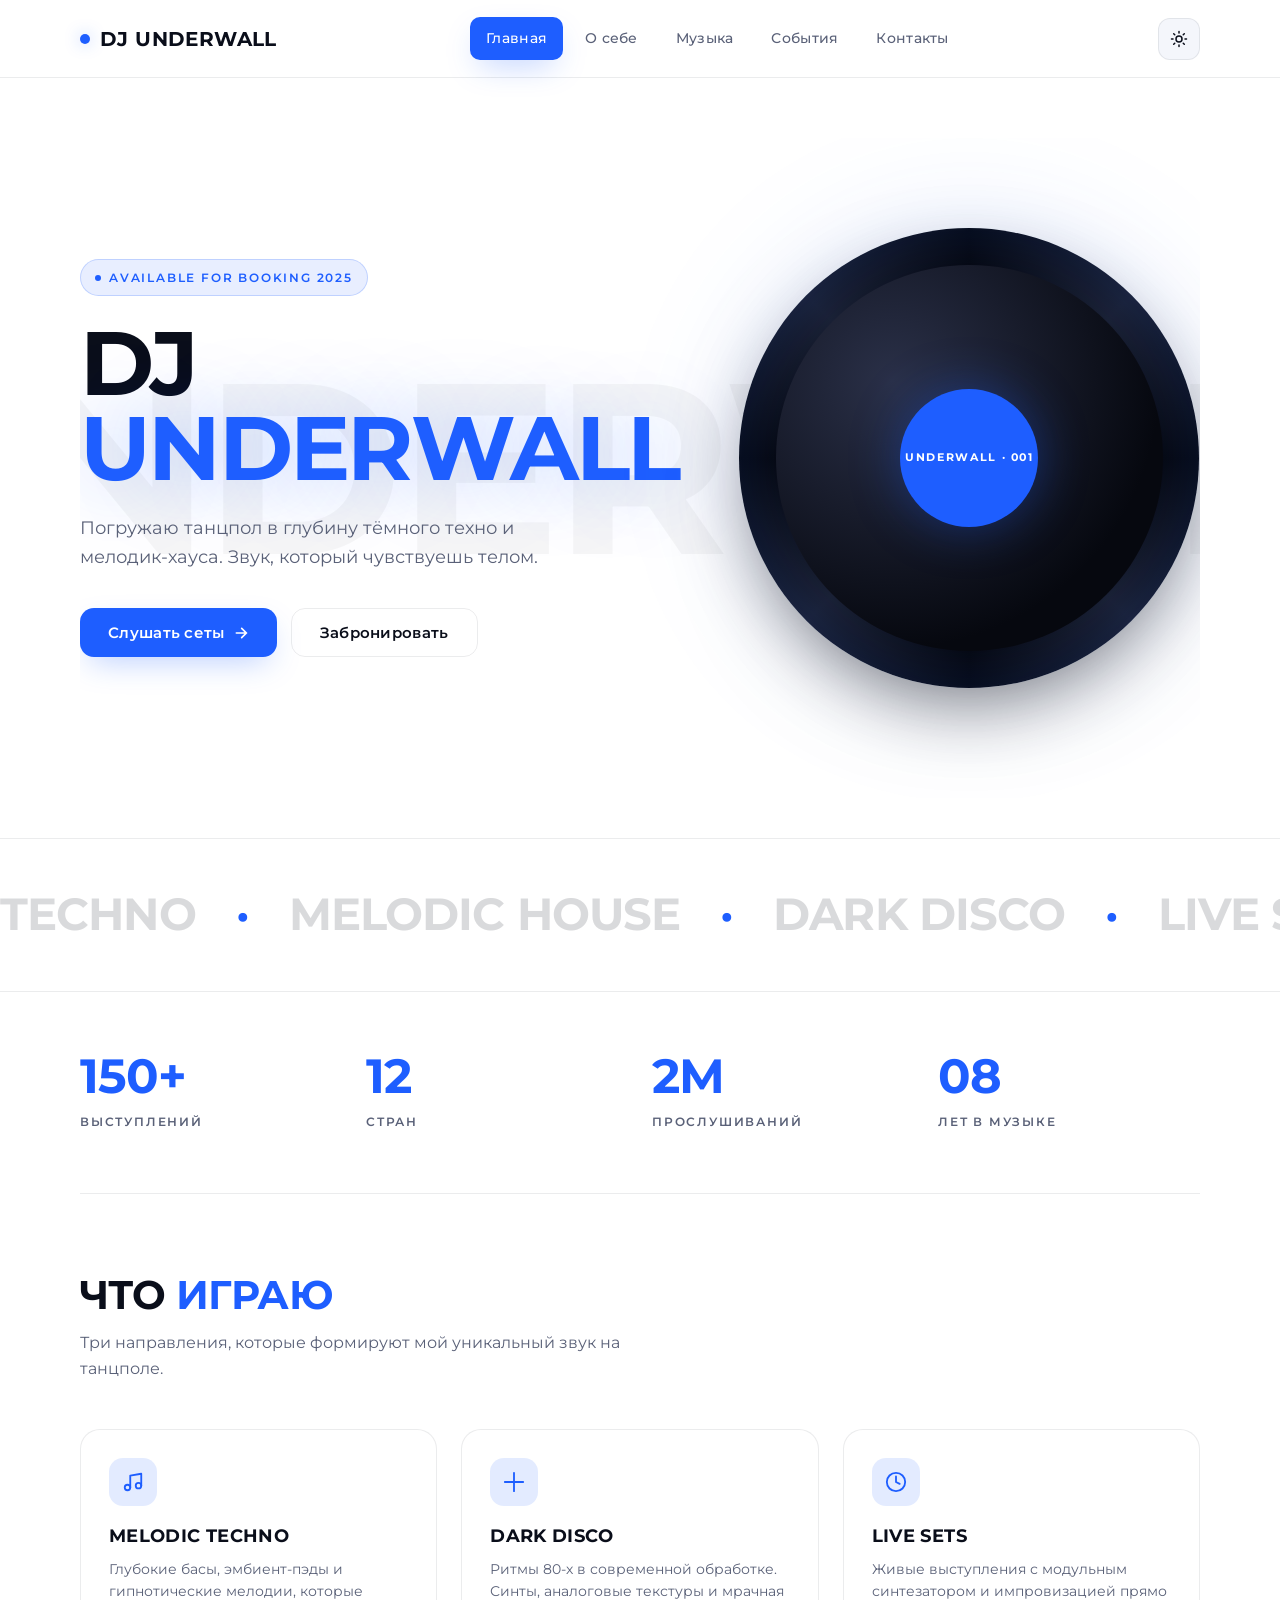
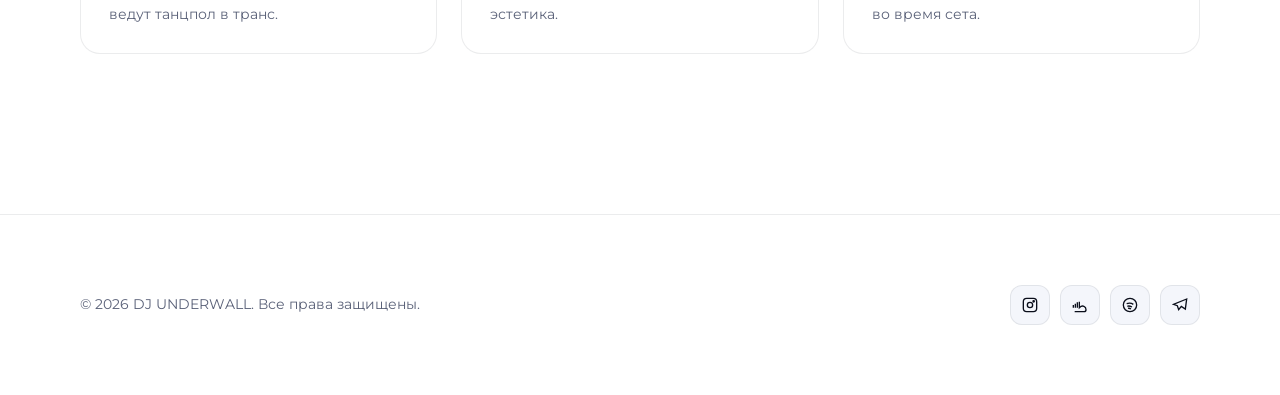
<file: index.html>
<!DOCTYPE html>
<html lang="ru" data-theme="light">
<head>
<meta charset="UTF-8" />
<meta name="viewport" content="width=device-width, initial-scale=1.0" />
<title>DJ UNDERWALL — Официальный сайт</title>
<link rel="preconnect" href="https://fonts.googleapis.com">
<link rel="preconnect" href="https://fonts.gstatic.com" crossorigin>
<link href="https://fonts.googleapis.com/css2?family=Montserrat:wght@300;400;500;600;700;800;900&display=swap" rel="stylesheet">
<link rel="stylesheet" href="css/style.css">
<script>try{document.documentElement.dataset.theme=localStorage.getItem('underwall-theme')||'light'}catch(e){}</script>
</head>
<body>

<nav class="nav">
  <div class="nav__inner">
    <a href="index.html" class="logo">
      <span class="logo__dot"></span>
      DJ UNDERWALL
    </a>

    <ul class="nav__links" id="navLinks">
      <li><a class="nav__link is-active" href="index.html" aria-current="page">Главная</a></li>
      <li><a class="nav__link" href="about.html">О себе</a></li>
      <li><a class="nav__link" href="music.html">Музыка</a></li>
      <li><a class="nav__link" href="events.html">События</a></li>
      <li><a class="nav__link" href="contact.html">Контакты</a></li>
    </ul>

    <div class="nav__actions">
      <button class="icon-btn" id="themeToggle" aria-label="Переключить тему">
        <svg id="themeIcon" viewBox="0 0 24 24" fill="none" stroke="currentColor" stroke-width="2" stroke-linecap="round" stroke-linejoin="round">
          <circle cx="12" cy="12" r="4"/>
          <path d="M12 2v2M12 20v2M4.93 4.93l1.41 1.41M17.66 17.66l1.41 1.41M2 12h2M20 12h2M6.34 17.66l-1.41 1.41M19.07 4.93l-1.41 1.41"/>
        </svg>
      </button>
      <button class="icon-btn burger" id="burger" aria-label="Меню">
        <span></span><span></span><span></span>
      </button>
    </div>
  </div>
</nav>

<main class="page" id="page-home">
  <div class="wrap">
    <section class="hero">
      <div class="hero__bg-text">UNDERWALL</div>

      <div class="hero__grid">
        <div class="hero__left">
          <span class="tag">Available for booking 2025</span>
          <h1 class="hero__h1">
            <span>DJ</span>
            <span class="accent">UNDERWALL</span>
          </h1>
          <p class="hero__sub">
            Погружаю танцпол в глубину тёмного техно и мелодик-хауса.
            Звук, который чувствуешь телом.
          </p>
          <div class="hero__actions">
            <a class="btn btn--primary" href="music.html">
              Слушать сеты
              <svg viewBox="0 0 24 24" fill="none" stroke="currentColor" stroke-width="2.5" stroke-linecap="round"><path d="M5 12h14M13 5l7 7-7 7"/></svg>
            </a>
            <a class="btn btn--ghost" href="contact.html">Забронировать</a>
          </div>
        </div>

        <div class="hero__right">
          <div class="disc-wrap">
            <div class="disc"></div>
            <span class="disc__label">UNDERWALL · 001</span>
          </div>
        </div>
      </div>
    </section>
  </div>

  <div class="marquee">
    <div class="marquee__track">
      <span>Techno</span><span class="blue">·</span>
      <span>Melodic House</span><span class="blue">·</span>
      <span>Dark Disco</span><span class="blue">·</span>
      <span>Live Sets</span><span class="blue">·</span>
      <span>Techno</span><span class="blue">·</span>
      <span>Melodic House</span><span class="blue">·</span>
      <span>Dark Disco</span><span class="blue">·</span>
      <span>Live Sets</span><span class="blue">·</span>
    </div>
  </div>

  <div class="wrap">
    <div class="stats">
      <div class="stat"><span class="stat__num">150+</span><span class="stat__label">Выступлений</span></div>
      <div class="stat"><span class="stat__num">12</span><span class="stat__label">Стран</span></div>
      <div class="stat"><span class="stat__num">2M</span><span class="stat__label">Прослушиваний</span></div>
      <div class="stat"><span class="stat__num">08</span><span class="stat__label">Лет в музыке</span></div>
    </div>
  </div>

  <section class="section">
    <div class="wrap">
      <div class="section__head">
        <h2 class="h2">Что <span class="accent">играю</span></h2>
        <p class="section__sub">Три направления, которые формируют мой уникальный звук на танцполе.</p>
      </div>

      <div class="cards cards--3">
        <article class="card">
          <div class="card__icon">
            <svg viewBox="0 0 24 24" fill="none" stroke="currentColor" stroke-width="2" stroke-linecap="round" stroke-linejoin="round"><path d="M9 18V5l12-2v13"/><circle cx="6" cy="18" r="3"/><circle cx="18" cy="16" r="3"/></svg>
          </div>
          <h3 class="card__title">Melodic Techno</h3>
          <p class="card__body">Глубокие басы, эмбиент-пэды и гипнотические мелодии, которые ведут танцпол в транс.</p>
        </article>

        <article class="card">
          <div class="card__icon">
            <svg viewBox="0 0 24 24" fill="none" stroke="currentColor" stroke-width="2" stroke-linecap="round"><path d="M12 2v20M2 12h20"/></svg>
          </div>
          <h3 class="card__title">Dark Disco</h3>
          <p class="card__body">Ритмы 80-х в современной обработке. Синты, аналоговые текстуры и мрачная эстетика.</p>
        </article>

        <article class="card">
          <div class="card__icon">
            <svg viewBox="0 0 24 24" fill="none" stroke="currentColor" stroke-width="2" stroke-linecap="round"><circle cx="12" cy="12" r="10"/><path d="M12 6v6l4 2"/></svg>
          </div>
          <h3 class="card__title">Live Sets</h3>
          <p class="card__body">Живые выступления с модульным синтезатором и импровизацией прямо во время сета.</p>
        </article>
      </div>
    </div>
  </section>
</main>

<footer class="footer">
  <div class="footer__inner">
    <p class="footer__copy">© 2026 DJ UNDERWALL. Все права защищены.</p>
    <div class="socials">
      <a href="#" aria-label="Instagram">
        <svg viewBox="0 0 24 24" fill="none" stroke="currentColor" stroke-width="2"><rect x="2" y="2" width="20" height="20" rx="5"/><circle cx="12" cy="12" r="4"/><circle cx="17.5" cy="6.5" r="1" fill="currentColor"/></svg>
      </a>
      <a href="#" aria-label="SoundCloud">
        <svg viewBox="0 0 24 24" fill="none" stroke="currentColor" stroke-width="2"><path d="M2 12v4M5 10v6M8 8v8M11 7v9c2-2 5-3 7-2 2 .8 3 3 3 5 0 2-1 3-3 3H4"/></svg>
      </a>
      <a href="#" aria-label="Spotify">
        <svg viewBox="0 0 24 24" fill="none" stroke="currentColor" stroke-width="2"><circle cx="12" cy="12" r="10"/><path d="M7 10c3-1 7-1 10 1M8 14c2-1 5 0 7 1M9 17c1.5-.5 3 0 4.5.7"/></svg>
      </a>
      <a href="#" aria-label="Telegram">
        <svg viewBox="0 0 24 24" fill="none" stroke="currentColor" stroke-width="2"><path d="M22 3L2 11l6 2 2 6 4-5 6 4 2-15z"/></svg>
      </a>
    </div>
  </div>
</footer>

<script src="js/script.js"></script>
</body>
</html>
</file>
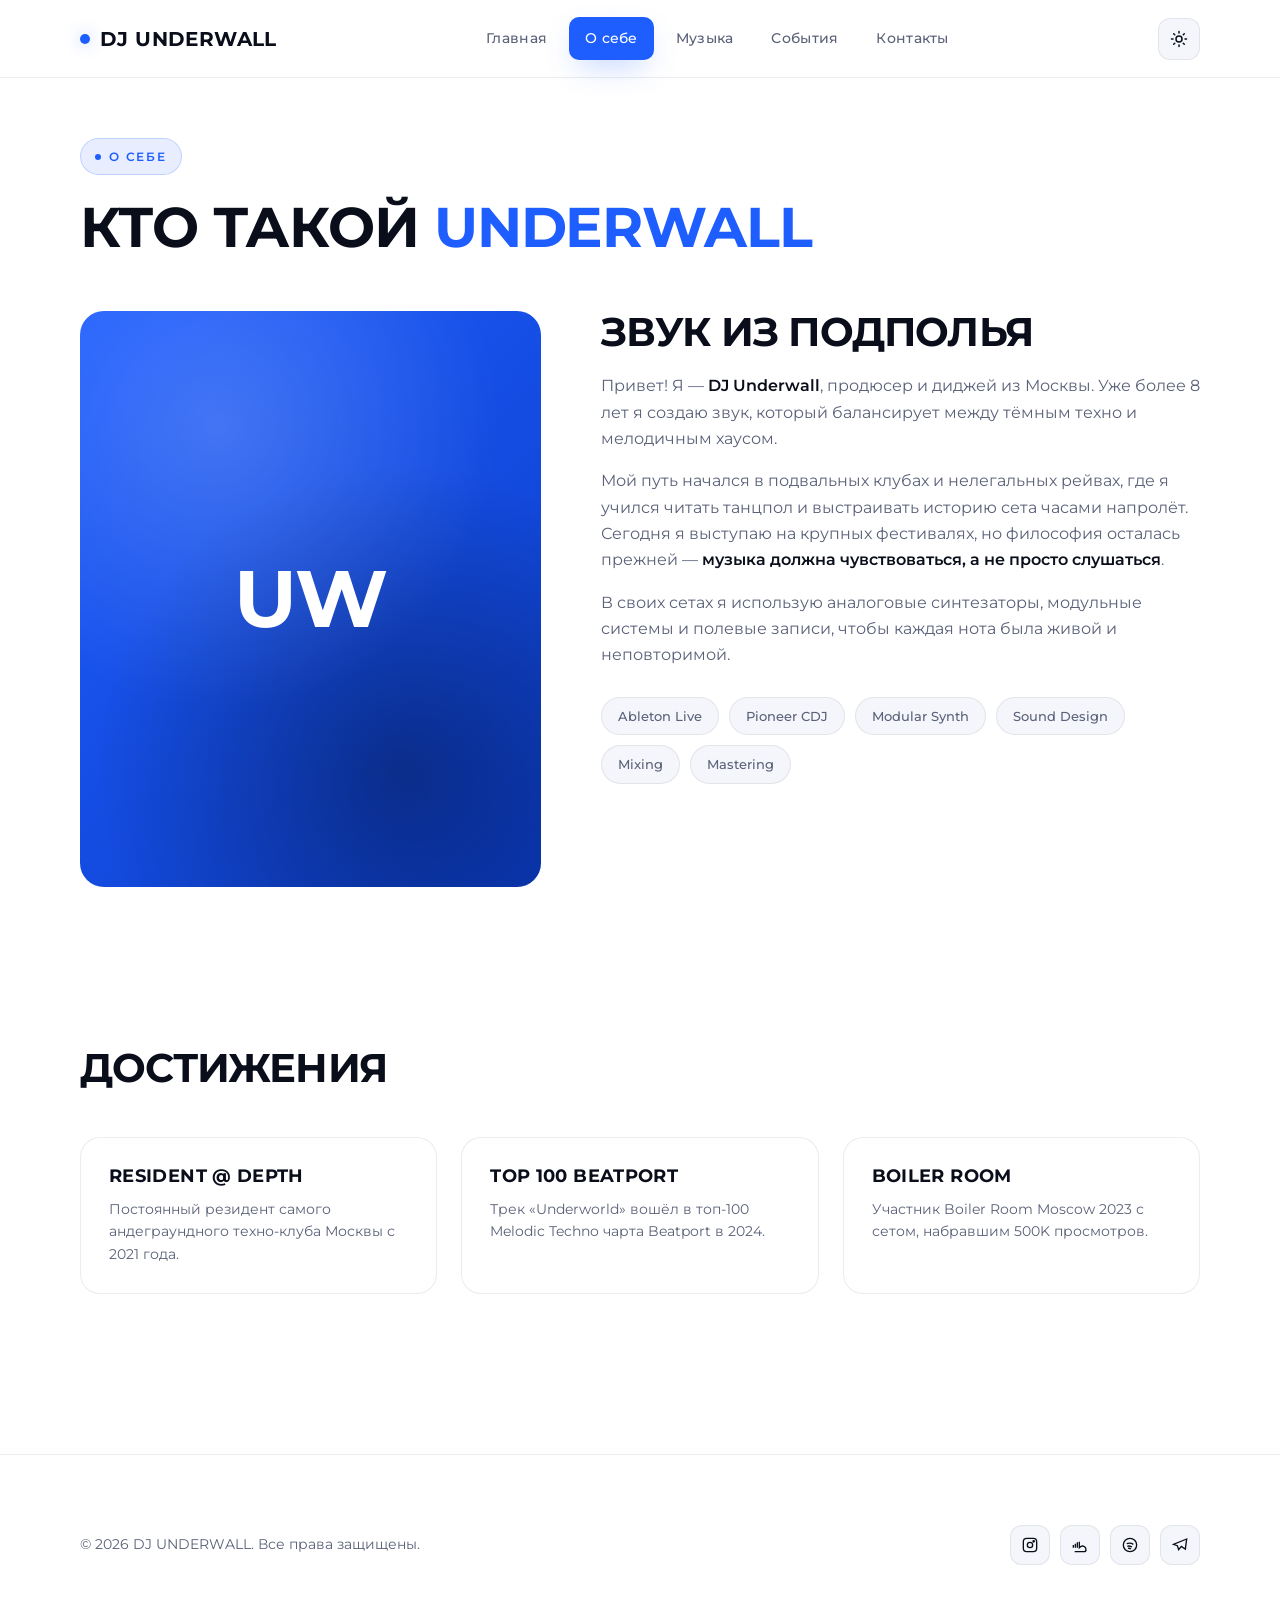
<file: about.html>
<!DOCTYPE html>
<html lang="ru" data-theme="light">
<head>
<meta charset="UTF-8" />
<meta name="viewport" content="width=device-width, initial-scale=1.0" />
<title>О себе — DJ UNDERWALL</title>
<link rel="preconnect" href="https://fonts.googleapis.com">
<link rel="preconnect" href="https://fonts.gstatic.com" crossorigin>
<link href="https://fonts.googleapis.com/css2?family=Montserrat:wght@300;400;500;600;700;800;900&display=swap" rel="stylesheet">
<link rel="stylesheet" href="css/style.css">
<script>try{document.documentElement.dataset.theme=localStorage.getItem('underwall-theme')||'light'}catch(e){}</script>
</head>
<body>

<nav class="nav">
  <div class="nav__inner">
    <a href="index.html" class="logo">
      <span class="logo__dot"></span>
      DJ UNDERWALL
    </a>

    <ul class="nav__links" id="navLinks">
      <li><a class="nav__link" href="index.html">Главная</a></li>
      <li><a class="nav__link is-active" href="about.html" aria-current="page">О себе</a></li>
      <li><a class="nav__link" href="music.html">Музыка</a></li>
      <li><a class="nav__link" href="events.html">События</a></li>
      <li><a class="nav__link" href="contact.html">Контакты</a></li>
    </ul>

    <div class="nav__actions">
      <button class="icon-btn" id="themeToggle" aria-label="Переключить тему">
        <svg id="themeIcon" viewBox="0 0 24 24" fill="none" stroke="currentColor" stroke-width="2" stroke-linecap="round" stroke-linejoin="round">
          <circle cx="12" cy="12" r="4"/>
          <path d="M12 2v2M12 20v2M4.93 4.93l1.41 1.41M17.66 17.66l1.41 1.41M2 12h2M20 12h2M6.34 17.66l-1.41 1.41M19.07 4.93l-1.41 1.41"/>
        </svg>
      </button>
      <button class="icon-btn burger" id="burger" aria-label="Меню">
        <span></span><span></span><span></span>
      </button>
    </div>
  </div>
</nav>

<main class="page" id="page-about">
  <div class="wrap">
    <section>
      <span class="tag">О себе</span>
      <h1 class="h1">Кто такой <span class="accent">Underwall</span></h1>
    </section>

    <section class="section section--pt40">
      <div class="about-grid">
        <div class="about-photo">
          <span class="about-photo__initials">UW</span>
        </div>

        <div class="about-text">
          <h2 class="h2">Звук из подполья</h2>
          <p>Привет! Я — <strong>DJ Underwall</strong>, продюсер и диджей из Москвы. Уже более 8 лет я создаю звук, который балансирует между тёмным техно и мелодичным хаусом.</p>
          <p>Мой путь начался в подвальных клубах и нелегальных рейвах, где я учился читать танцпол и выстраивать историю сета часами напролёт. Сегодня я выступаю на крупных фестивалях, но философия осталась прежней — <strong>музыка должна чувствоваться, а не просто слушаться</strong>.</p>
          <p>В своих сетах я использую аналоговые синтезаторы, модульные системы и полевые записи, чтобы каждая нота была живой и неповторимой.</p>

          <div class="skills">
            <span>Ableton Live</span>
            <span>Pioneer CDJ</span>
            <span>Modular Synth</span>
            <span>Sound Design</span>
            <span>Mixing</span>
            <span>Mastering</span>
          </div>
        </div>
      </div>
    </section>

    <section class="section">
      <div class="section__head">
        <h2 class="h2">Достижения</h2>
      </div>

      <div class="cards cards--3">
        <article class="card">
          <h3 class="card__title">Resident @ Depth</h3>
          <p class="card__body">Постоянный резидент самого андеграундного техно-клуба Москвы с 2021 года.</p>
        </article>
        <article class="card">
          <h3 class="card__title">Top 100 Beatport</h3>
          <p class="card__body">Трек «Underworld» вошёл в топ-100 Melodic Techno чарта Beatport в 2024.</p>
        </article>
        <article class="card">
          <h3 class="card__title">Boiler Room</h3>
          <p class="card__body">Участник Boiler Room Moscow 2023 с сетом, набравшим 500K просмотров.</p>
        </article>
      </div>
    </section>
  </div>
</main>

<footer class="footer">
  <div class="footer__inner">
    <p class="footer__copy">© 2026 DJ UNDERWALL. Все права защищены.</p>
    <div class="socials">
      <a href="#" aria-label="Instagram">
        <svg viewBox="0 0 24 24" fill="none" stroke="currentColor" stroke-width="2"><rect x="2" y="2" width="20" height="20" rx="5"/><circle cx="12" cy="12" r="4"/><circle cx="17.5" cy="6.5" r="1" fill="currentColor"/></svg>
      </a>
      <a href="#" aria-label="SoundCloud">
        <svg viewBox="0 0 24 24" fill="none" stroke="currentColor" stroke-width="2"><path d="M2 12v4M5 10v6M8 8v8M11 7v9c2-2 5-3 7-2 2 .8 3 3 3 5 0 2-1 3-3 3H4"/></svg>
      </a>
      <a href="#" aria-label="Spotify">
        <svg viewBox="0 0 24 24" fill="none" stroke="currentColor" stroke-width="2"><circle cx="12" cy="12" r="10"/><path d="M7 10c3-1 7-1 10 1M8 14c2-1 5 0 7 1M9 17c1.5-.5 3 0 4.5.7"/></svg>
      </a>
      <a href="#" aria-label="Telegram">
        <svg viewBox="0 0 24 24" fill="none" stroke="currentColor" stroke-width="2"><path d="M22 3L2 11l6 2 2 6 4-5 6 4 2-15z"/></svg>
      </a>
    </div>
  </div>
</footer>

<script src="js/script.js"></script>
</body>
</html>
</file>
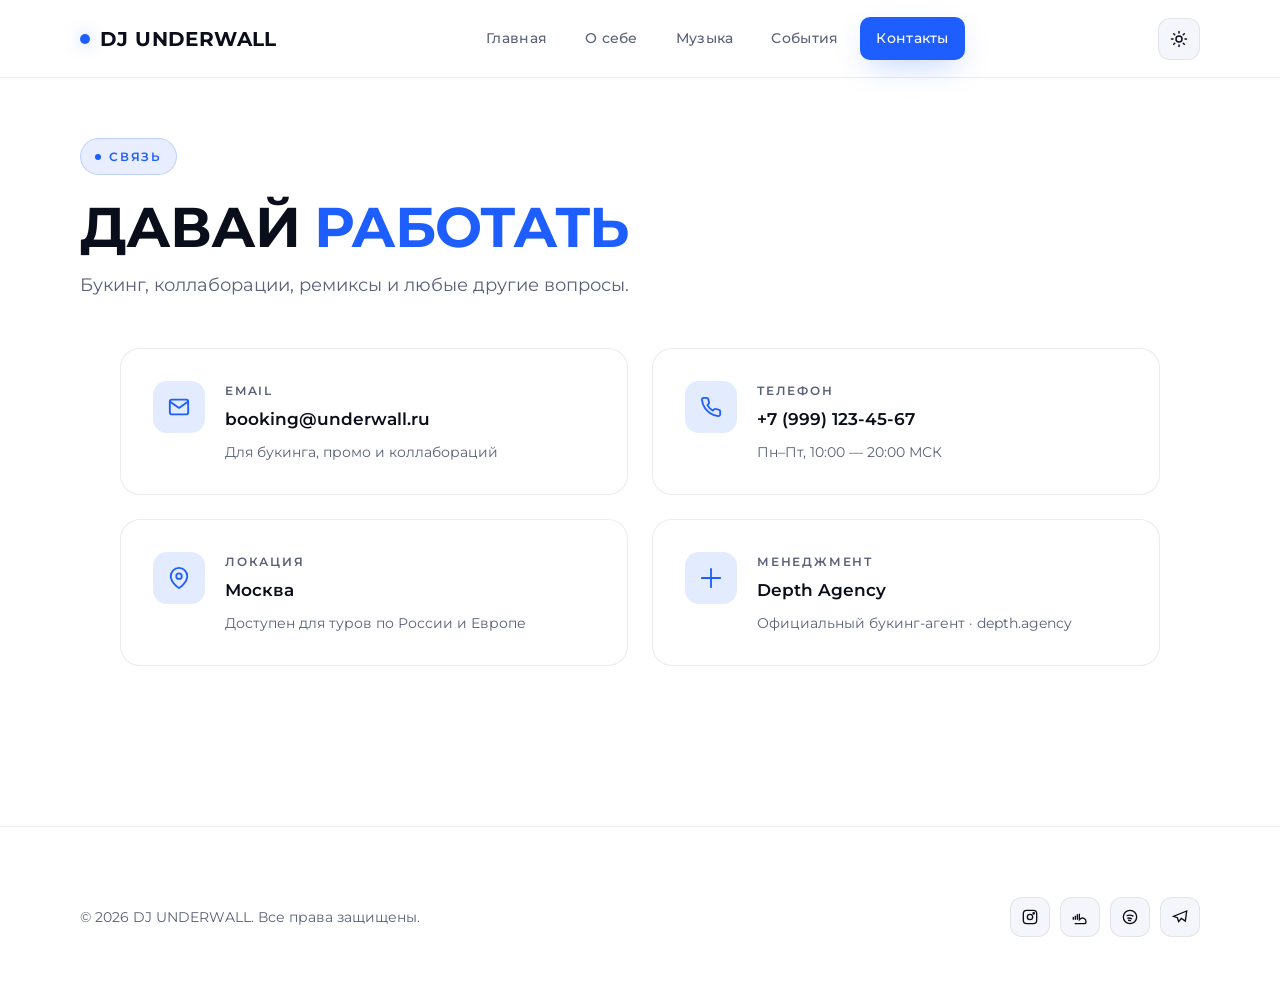
<file: contact.html>
<!DOCTYPE html>
<html lang="ru" data-theme="light">
<head>
<meta charset="UTF-8" />
<meta name="viewport" content="width=device-width, initial-scale=1.0" />
<title>Контакты — DJ UNDERWALL</title>
<link rel="preconnect" href="https://fonts.googleapis.com">
<link rel="preconnect" href="https://fonts.gstatic.com" crossorigin>
<link href="https://fonts.googleapis.com/css2?family=Montserrat:wght@300;400;500;600;700;800;900&display=swap" rel="stylesheet">
<link rel="stylesheet" href="css/style.css">
<script>try{document.documentElement.dataset.theme=localStorage.getItem('underwall-theme')||'light'}catch(e){}</script>
</head>
<body>

<nav class="nav">
  <div class="nav__inner">
    <a href="index.html" class="logo">
      <span class="logo__dot"></span>
      DJ UNDERWALL
    </a>

    <ul class="nav__links" id="navLinks">
      <li><a class="nav__link" href="index.html">Главная</a></li>
      <li><a class="nav__link" href="about.html">О себе</a></li>
      <li><a class="nav__link" href="music.html">Музыка</a></li>
      <li><a class="nav__link" href="events.html">События</a></li>
      <li><a class="nav__link is-active" href="contact.html" aria-current="page">Контакты</a></li>
    </ul>

    <div class="nav__actions">
      <button class="icon-btn" id="themeToggle" aria-label="Переключить тему">
        <svg id="themeIcon" viewBox="0 0 24 24" fill="none" stroke="currentColor" stroke-width="2" stroke-linecap="round" stroke-linejoin="round">
          <circle cx="12" cy="12" r="4"/>
          <path d="M12 2v2M12 20v2M4.93 4.93l1.41 1.41M17.66 17.66l1.41 1.41M2 12h2M20 12h2M6.34 17.66l-1.41 1.41M19.07 4.93l-1.41 1.41"/>
        </svg>
      </button>
      <button class="icon-btn burger" id="burger" aria-label="Меню">
        <span></span><span></span><span></span>
      </button>
    </div>
  </div>
</nav>

<main class="page" id="page-contact">
  <div class="wrap">
    <section>
      <span class="tag">Связь</span>
      <h1 class="h1">Давай <span class="accent">работать</span></h1>
      <p class="body-l body-l--lead">Букинг, коллаборации, ремиксы и любые другие вопросы.</p>
    </section>

    <section class="section section--pt48">
      <div class="contact-cards">
        <div class="contact-card">
          <div class="contact-card__ic">
            <svg viewBox="0 0 24 24" fill="none" stroke="currentColor" stroke-width="2" stroke-linecap="round" stroke-linejoin="round"><path d="M4 4h16c1.1 0 2 .9 2 2v12c0 1.1-.9 2-2 2H4c-1.1 0-2-.9-2-2V6c0-1.1.9-2 2-2z"/><path d="M22 6l-10 7L2 6"/></svg>
          </div>
          <div class="contact-card__content">
            <div class="contact-card__label">Email</div>
            <div class="contact-card__value">booking@underwall.ru</div>
            <p class="contact-card__hint">Для букинга, промо и коллабораций</p>
          </div>
        </div>

        <div class="contact-card">
          <div class="contact-card__ic">
            <svg viewBox="0 0 24 24" fill="none" stroke="currentColor" stroke-width="2" stroke-linecap="round" stroke-linejoin="round"><path d="M22 16.92v3a2 2 0 0 1-2.18 2 19.79 19.79 0 0 1-8.63-3.07 19.5 19.5 0 0 1-6-6 19.79 19.79 0 0 1-3.07-8.67A2 2 0 0 1 4.11 2h3a2 2 0 0 1 2 1.72 12.84 12.84 0 0 0 .7 2.81 2 2 0 0 1-.45 2.11L8.09 9.91a16 16 0 0 0 6 6l1.27-1.27a2 2 0 0 1 2.11-.45 12.84 12.84 0 0 0 2.81.7A2 2 0 0 1 22 16.92z"/></svg>
          </div>
          <div class="contact-card__content">
            <div class="contact-card__label">Телефон</div>
            <div class="contact-card__value">+7 (999) 123-45-67</div>
            <p class="contact-card__hint">Пн–Пт, 10:00 — 20:00 МСК</p>
          </div>
        </div>

        <div class="contact-card">
          <div class="contact-card__ic">
            <svg viewBox="0 0 24 24" fill="none" stroke="currentColor" stroke-width="2" stroke-linecap="round" stroke-linejoin="round"><path d="M21 10c0 7-9 13-9 13s-9-6-9-13a9 9 0 0 1 18 0z"/><circle cx="12" cy="10" r="3"/></svg>
          </div>
          <div class="contact-card__content">
            <div class="contact-card__label">Локация</div>
            <div class="contact-card__value">Москва</div>
            <p class="contact-card__hint">Доступен для туров по России и Европе</p>
          </div>
        </div>

        <div class="contact-card">
          <div class="contact-card__ic">
            <svg viewBox="0 0 24 24" fill="none" stroke="currentColor" stroke-width="2" stroke-linecap="round"><path d="M12 2v20M2 12h20"/></svg>
          </div>
          <div class="contact-card__content">
            <div class="contact-card__label">Менеджмент</div>
            <div class="contact-card__value">Depth Agency</div>
            <p class="contact-card__hint">Официальный букинг-агент · depth.agency</p>
          </div>
        </div>
      </div>
    </section>
  </div>
</main>

<footer class="footer">
  <div class="footer__inner">
    <p class="footer__copy">© 2026 DJ UNDERWALL. Все права защищены.</p>
    <div class="socials">
      <a href="#" aria-label="Instagram">
        <svg viewBox="0 0 24 24" fill="none" stroke="currentColor" stroke-width="2"><rect x="2" y="2" width="20" height="20" rx="5"/><circle cx="12" cy="12" r="4"/><circle cx="17.5" cy="6.5" r="1" fill="currentColor"/></svg>
      </a>
      <a href="#" aria-label="SoundCloud">
        <svg viewBox="0 0 24 24" fill="none" stroke="currentColor" stroke-width="2"><path d="M2 12v4M5 10v6M8 8v8M11 7v9c2-2 5-3 7-2 2 .8 3 3 3 5 0 2-1 3-3 3H4"/></svg>
      </a>
      <a href="#" aria-label="Spotify">
        <svg viewBox="0 0 24 24" fill="none" stroke="currentColor" stroke-width="2"><circle cx="12" cy="12" r="10"/><path d="M7 10c3-1 7-1 10 1M8 14c2-1 5 0 7 1M9 17c1.5-.5 3 0 4.5.7"/></svg>
      </a>
      <a href="#" aria-label="Telegram">
        <svg viewBox="0 0 24 24" fill="none" stroke="currentColor" stroke-width="2"><path d="M22 3L2 11l6 2 2 6 4-5 6 4 2-15z"/></svg>
      </a>
    </div>
  </div>
</footer>

<script src="js/script.js"></script>
</body>
</html>
</file>
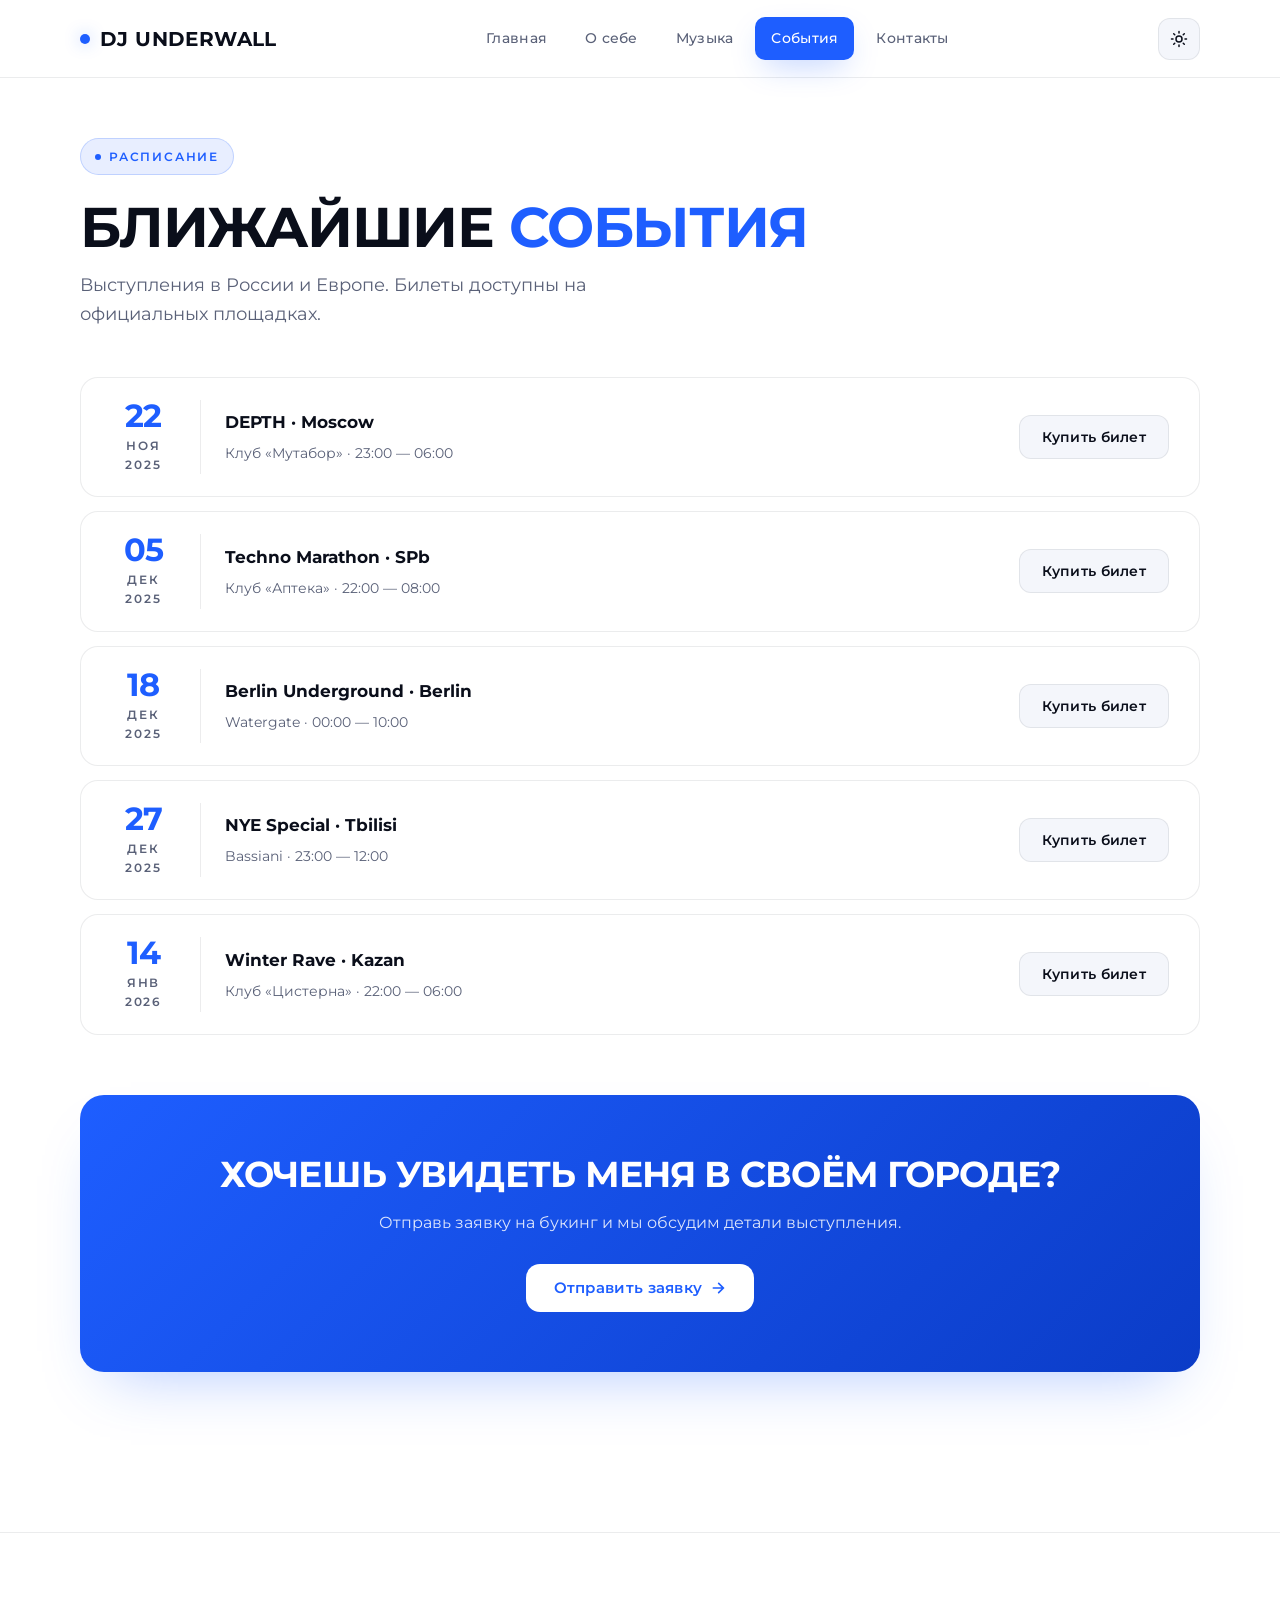
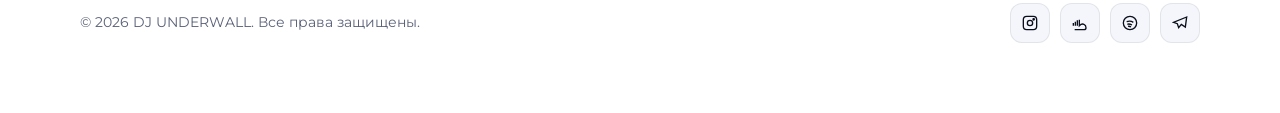
<file: events.html>
<!DOCTYPE html>
<html lang="ru" data-theme="light">
<head>
<meta charset="UTF-8" />
<meta name="viewport" content="width=device-width, initial-scale=1.0" />
<title>События — DJ UNDERWALL</title>
<link rel="preconnect" href="https://fonts.googleapis.com">
<link rel="preconnect" href="https://fonts.gstatic.com" crossorigin>
<link href="https://fonts.googleapis.com/css2?family=Montserrat:wght@300;400;500;600;700;800;900&display=swap" rel="stylesheet">
<link rel="stylesheet" href="css/style.css">
<script>try{document.documentElement.dataset.theme=localStorage.getItem('underwall-theme')||'light'}catch(e){}</script>
</head>
<body>

<nav class="nav">
  <div class="nav__inner">
    <a href="index.html" class="logo">
      <span class="logo__dot"></span>
      DJ UNDERWALL
    </a>

    <ul class="nav__links" id="navLinks">
      <li><a class="nav__link" href="index.html">Главная</a></li>
      <li><a class="nav__link" href="about.html">О себе</a></li>
      <li><a class="nav__link" href="music.html">Музыка</a></li>
      <li><a class="nav__link is-active" href="events.html" aria-current="page">События</a></li>
      <li><a class="nav__link" href="contact.html">Контакты</a></li>
    </ul>

    <div class="nav__actions">
      <button class="icon-btn" id="themeToggle" aria-label="Переключить тему">
        <svg id="themeIcon" viewBox="0 0 24 24" fill="none" stroke="currentColor" stroke-width="2" stroke-linecap="round" stroke-linejoin="round">
          <circle cx="12" cy="12" r="4"/>
          <path d="M12 2v2M12 20v2M4.93 4.93l1.41 1.41M17.66 17.66l1.41 1.41M2 12h2M20 12h2M6.34 17.66l-1.41 1.41M19.07 4.93l-1.41 1.41"/>
        </svg>
      </button>
      <button class="icon-btn burger" id="burger" aria-label="Меню">
        <span></span><span></span><span></span>
      </button>
    </div>
  </div>
</nav>

<main class="page" id="page-events">
  <div class="wrap">
    <section>
      <span class="tag">Расписание</span>
      <h1 class="h1">Ближайшие <span class="accent">события</span></h1>
      <p class="body-l body-l--lead">Выступления в России и Европе. Билеты доступны на официальных площадках.</p>
    </section>

    <section class="section section--pt48">
      <div class="event-list">
        <div class="event">
          <div class="event__date"><span class="event__day">22</span><span class="event__mon">Ноя 2025</span></div>
          <div class="event__info">
            <div class="event__title">DEPTH · Moscow</div>
            <div class="event__meta">Клуб «Мутабор» · 23:00 — 06:00</div>
          </div>
          <button class="event__cta">Купить билет</button>
        </div>
        <div class="event">
          <div class="event__date"><span class="event__day">05</span><span class="event__mon">Дек 2025</span></div>
          <div class="event__info">
            <div class="event__title">Techno Marathon · SPb</div>
            <div class="event__meta">Клуб «Аптека» · 22:00 — 08:00</div>
          </div>
          <button class="event__cta">Купить билет</button>
        </div>
        <div class="event">
          <div class="event__date"><span class="event__day">18</span><span class="event__mon">Дек 2025</span></div>
          <div class="event__info">
            <div class="event__title">Berlin Underground · Berlin</div>
            <div class="event__meta">Watergate · 00:00 — 10:00</div>
          </div>
          <button class="event__cta">Купить билет</button>
        </div>
        <div class="event">
          <div class="event__date"><span class="event__day">27</span><span class="event__mon">Дек 2025</span></div>
          <div class="event__info">
            <div class="event__title">NYE Special · Tbilisi</div>
            <div class="event__meta">Bassiani · 23:00 — 12:00</div>
          </div>
          <button class="event__cta">Купить билет</button>
        </div>
        <div class="event">
          <div class="event__date"><span class="event__day">14</span><span class="event__mon">Янв 2026</span></div>
          <div class="event__info">
            <div class="event__title">Winter Rave · Kazan</div>
            <div class="event__meta">Клуб «Цистерна» · 22:00 — 06:00</div>
          </div>
          <button class="event__cta">Купить билет</button>
        </div>
      </div>

      <div class="cta-banner">
        <h2>Хочешь увидеть меня в своём городе?</h2>
        <p>Отправь заявку на букинг и мы обсудим детали выступления.</p>
        <a class="btn btn--inverted" href="contact.html">
          Отправить заявку
          <svg viewBox="0 0 24 24" fill="none" stroke="currentColor" stroke-width="2.5" stroke-linecap="round"><path d="M5 12h14M13 5l7 7-7 7"/></svg>
        </a>
      </div>
    </section>
  </div>
</main>

<footer class="footer">
  <div class="footer__inner">
    <p class="footer__copy">© 2026 DJ UNDERWALL. Все права защищены.</p>
    <div class="socials">
      <a href="#" aria-label="Instagram">
        <svg viewBox="0 0 24 24" fill="none" stroke="currentColor" stroke-width="2"><rect x="2" y="2" width="20" height="20" rx="5"/><circle cx="12" cy="12" r="4"/><circle cx="17.5" cy="6.5" r="1" fill="currentColor"/></svg>
      </a>
      <a href="#" aria-label="SoundCloud">
        <svg viewBox="0 0 24 24" fill="none" stroke="currentColor" stroke-width="2"><path d="M2 12v4M5 10v6M8 8v8M11 7v9c2-2 5-3 7-2 2 .8 3 3 3 5 0 2-1 3-3 3H4"/></svg>
      </a>
      <a href="#" aria-label="Spotify">
        <svg viewBox="0 0 24 24" fill="none" stroke="currentColor" stroke-width="2"><circle cx="12" cy="12" r="10"/><path d="M7 10c3-1 7-1 10 1M8 14c2-1 5 0 7 1M9 17c1.5-.5 3 0 4.5.7"/></svg>
      </a>
      <a href="#" aria-label="Telegram">
        <svg viewBox="0 0 24 24" fill="none" stroke="currentColor" stroke-width="2"><path d="M22 3L2 11l6 2 2 6 4-5 6 4 2-15z"/></svg>
      </a>
    </div>
  </div>
</footer>

<script src="js/script.js"></script>
</body>
</html>
</file>
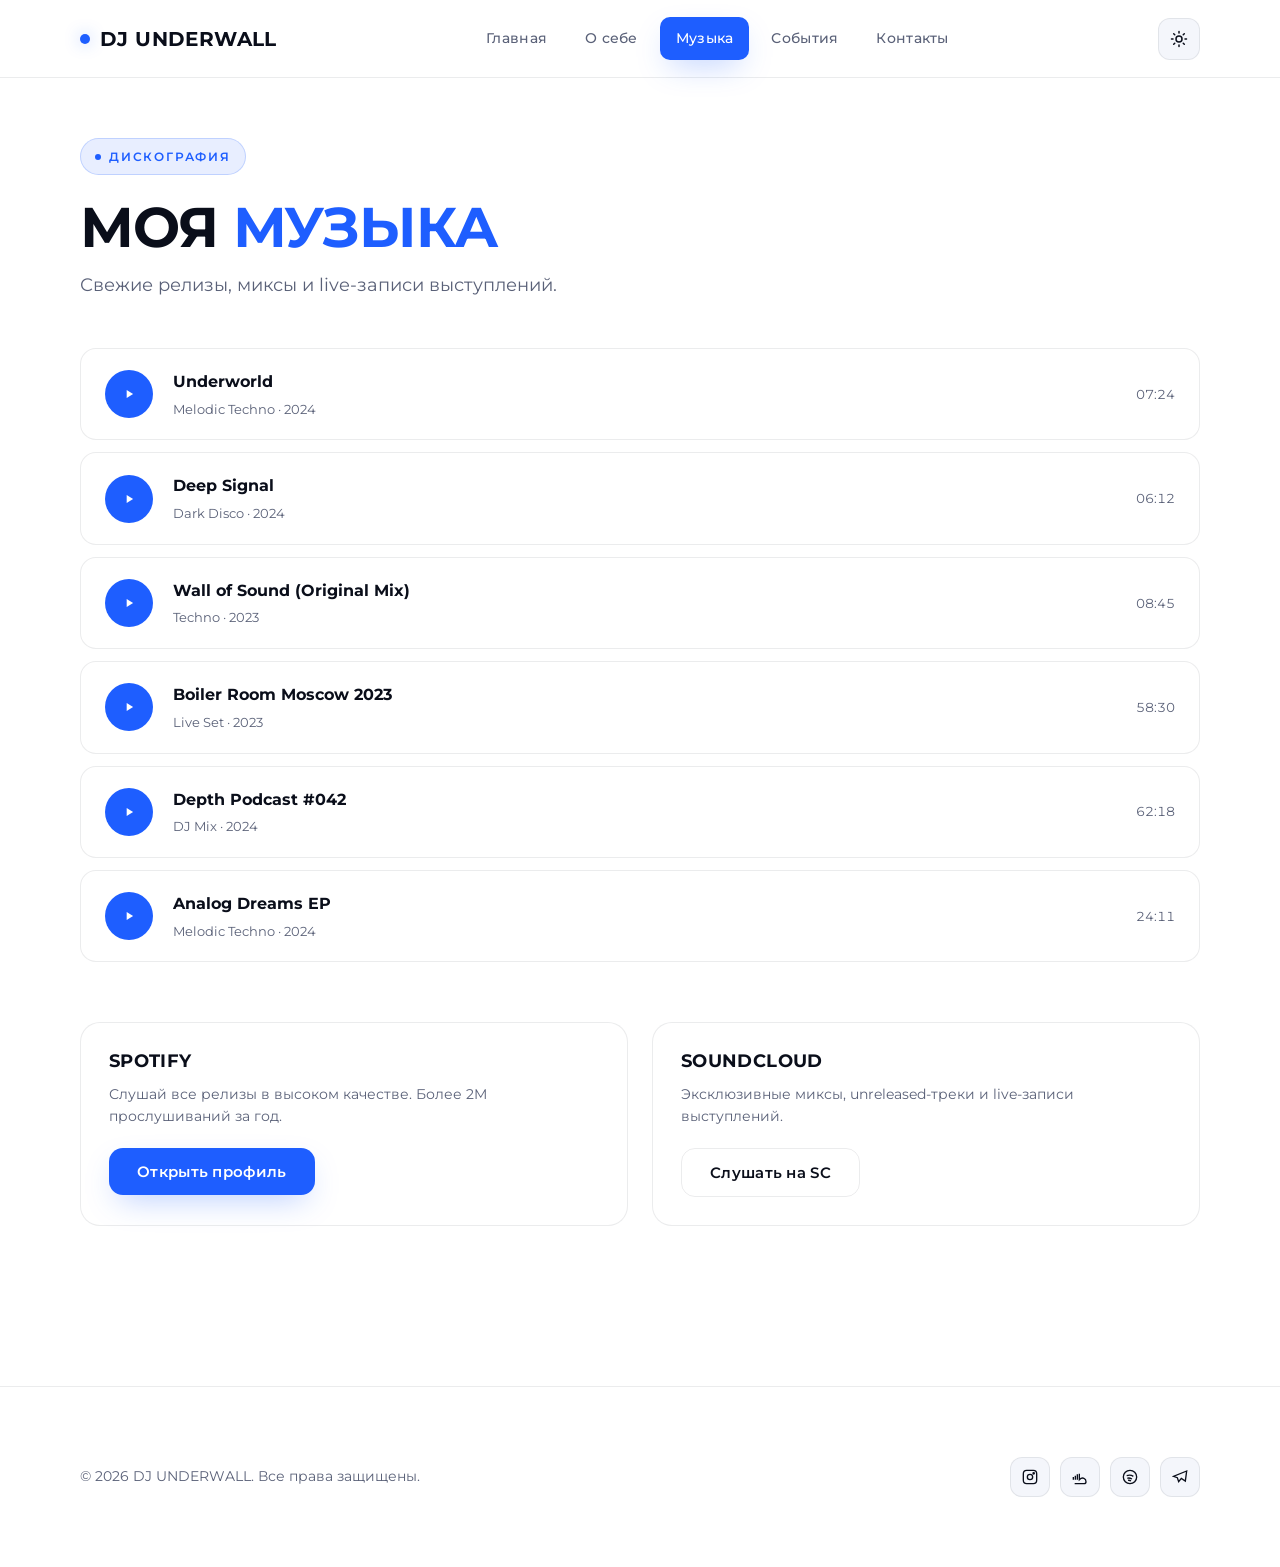
<file: music.html>
<!DOCTYPE html>
<html lang="ru" data-theme="light">
<head>
<meta charset="UTF-8" />
<meta name="viewport" content="width=device-width, initial-scale=1.0" />
<title>Музыка — DJ UNDERWALL</title>
<link rel="preconnect" href="https://fonts.googleapis.com">
<link rel="preconnect" href="https://fonts.gstatic.com" crossorigin>
<link href="https://fonts.googleapis.com/css2?family=Montserrat:wght@300;400;500;600;700;800;900&display=swap" rel="stylesheet">
<link rel="stylesheet" href="css/style.css">
<script>try{document.documentElement.dataset.theme=localStorage.getItem('underwall-theme')||'light'}catch(e){}</script>
</head>
<body>

<nav class="nav">
  <div class="nav__inner">
    <a href="index.html" class="logo">
      <span class="logo__dot"></span>
      DJ UNDERWALL
    </a>

    <ul class="nav__links" id="navLinks">
      <li><a class="nav__link" href="index.html">Главная</a></li>
      <li><a class="nav__link" href="about.html">О себе</a></li>
      <li><a class="nav__link is-active" href="music.html" aria-current="page">Музыка</a></li>
      <li><a class="nav__link" href="events.html">События</a></li>
      <li><a class="nav__link" href="contact.html">Контакты</a></li>
    </ul>

    <div class="nav__actions">
      <button class="icon-btn" id="themeToggle" aria-label="Переключить тему">
        <svg id="themeIcon" viewBox="0 0 24 24" fill="none" stroke="currentColor" stroke-width="2" stroke-linecap="round" stroke-linejoin="round">
          <circle cx="12" cy="12" r="4"/>
          <path d="M12 2v2M12 20v2M4.93 4.93l1.41 1.41M17.66 17.66l1.41 1.41M2 12h2M20 12h2M6.34 17.66l-1.41 1.41M19.07 4.93l-1.41 1.41"/>
        </svg>
      </button>
      <button class="icon-btn burger" id="burger" aria-label="Меню">
        <span></span><span></span><span></span>
      </button>
    </div>
  </div>
</nav>

<main class="page" id="page-music">
  <div class="wrap">
    <section>
      <span class="tag">Дискография</span>
      <h1 class="h1">Моя <span class="accent">музыка</span></h1>
      <p class="body-l body-l--lead">Свежие релизы, миксы и live-записи выступлений.</p>
    </section>

    <section class="section section--pt48">
      <div class="track-list">
        <div class="track">
          <div class="track__play"><svg viewBox="0 0 24 24" fill="currentColor"><path d="M8 5v14l11-7z"/></svg></div>
          <div class="track__info">
            <div class="track__title">Underworld</div>
            <div class="track__meta">Melodic Techno · 2024</div>
          </div>
          <div class="track__dur">07:24</div>
        </div>
        <div class="track">
          <div class="track__play"><svg viewBox="0 0 24 24" fill="currentColor"><path d="M8 5v14l11-7z"/></svg></div>
          <div class="track__info">
            <div class="track__title">Deep Signal</div>
            <div class="track__meta">Dark Disco · 2024</div>
          </div>
          <div class="track__dur">06:12</div>
        </div>
        <div class="track">
          <div class="track__play"><svg viewBox="0 0 24 24" fill="currentColor"><path d="M8 5v14l11-7z"/></svg></div>
          <div class="track__info">
            <div class="track__title">Wall of Sound (Original Mix)</div>
            <div class="track__meta">Techno · 2023</div>
          </div>
          <div class="track__dur">08:45</div>
        </div>
        <div class="track">
          <div class="track__play"><svg viewBox="0 0 24 24" fill="currentColor"><path d="M8 5v14l11-7z"/></svg></div>
          <div class="track__info">
            <div class="track__title">Boiler Room Moscow 2023</div>
            <div class="track__meta">Live Set · 2023</div>
          </div>
          <div class="track__dur">58:30</div>
        </div>
        <div class="track">
          <div class="track__play"><svg viewBox="0 0 24 24" fill="currentColor"><path d="M8 5v14l11-7z"/></svg></div>
          <div class="track__info">
            <div class="track__title">Depth Podcast #042</div>
            <div class="track__meta">DJ Mix · 2024</div>
          </div>
          <div class="track__dur">62:18</div>
        </div>
        <div class="track">
          <div class="track__play"><svg viewBox="0 0 24 24" fill="currentColor"><path d="M8 5v14l11-7z"/></svg></div>
          <div class="track__info">
            <div class="track__title">Analog Dreams EP</div>
            <div class="track__meta">Melodic Techno · 2024</div>
          </div>
          <div class="track__dur">24:11</div>
        </div>
      </div>

      <div class="cards cards--2 cards--mt">
        <article class="card">
          <h3 class="card__title">Spotify</h3>
          <p class="card__body card__body--mb">Слушай все релизы в высоком качестве. Более 2M прослушиваний за год.</p>
          <button class="btn btn--primary">Открыть профиль</button>
        </article>
        <article class="card">
          <h3 class="card__title">SoundCloud</h3>
          <p class="card__body card__body--mb">Эксклюзивные миксы, unreleased-треки и live-записи выступлений.</p>
          <button class="btn btn--ghost">Слушать на SC</button>
        </article>
      </div>
    </section>
  </div>
</main>

<footer class="footer">
  <div class="footer__inner">
    <p class="footer__copy">© 2026 DJ UNDERWALL. Все права защищены.</p>
    <div class="socials">
      <a href="#" aria-label="Instagram">
        <svg viewBox="0 0 24 24" fill="none" stroke="currentColor" stroke-width="2"><rect x="2" y="2" width="20" height="20" rx="5"/><circle cx="12" cy="12" r="4"/><circle cx="17.5" cy="6.5" r="1" fill="currentColor"/></svg>
      </a>
      <a href="#" aria-label="SoundCloud">
        <svg viewBox="0 0 24 24" fill="none" stroke="currentColor" stroke-width="2"><path d="M2 12v4M5 10v6M8 8v8M11 7v9c2-2 5-3 7-2 2 .8 3 3 3 5 0 2-1 3-3 3H4"/></svg>
      </a>
      <a href="#" aria-label="Spotify">
        <svg viewBox="0 0 24 24" fill="none" stroke="currentColor" stroke-width="2"><circle cx="12" cy="12" r="10"/><path d="M7 10c3-1 7-1 10 1M8 14c2-1 5 0 7 1M9 17c1.5-.5 3 0 4.5.7"/></svg>
      </a>
      <a href="#" aria-label="Telegram">
        <svg viewBox="0 0 24 24" fill="none" stroke="currentColor" stroke-width="2"><path d="M22 3L2 11l6 2 2 6 4-5 6 4 2-15z"/></svg>
      </a>
    </div>
  </div>
</footer>

<script src="js/script.js"></script>
</body>
</html>
</file>
<file: css/style.css>
:root {
  --blue:        #1E5EFF;
  --blue-dark:   #0B3CC7;
  --blue-light:  #6B92FF;
  --blue-10:     rgba(30, 94, 255, 0.10);
  --blue-12:     rgba(30, 94, 255, 0.12);
  --blue-glow:   rgba(30, 94, 255, 0.35);

  --bg:          #FFFFFF;
  --bg-soft:     #F4F6FB;
  --bg-card:     #FFFFFF;
  --text:        #0A0E1A;
  --text-soft:   #5A6178;
  --border:      rgba(10, 14, 26, 0.08);
  --nav-bg:      rgba(255, 255, 255, 0.80);

  --r-10: 10px; --r-12: 12px; --r-14: 14px; --r-16: 16px;
  --r-18: 18px; --r-20: 20px; --r-24: 24px; --r-pill: 100px;

  --shadow-card: 0 20px 60px -20px rgba(30, 94, 255, 0.35);
  --shadow-btn:  0 12px 32px -10px rgba(30, 94, 255, 0.35);

  --margin: 80px;
  --nav-h: 78px;
  --max-w: 1440px;

  --font-display: 'Druk Wide Cyr', 'Montserrat', sans-serif;
  --font-body: 'Montserrat', sans-serif;
}

[data-theme="dark"] {
  --bg:        #06080F;
  --bg-soft:   #0B0F1C;
  --bg-card:   #0F1424;
  --text:      #F0F3FA;
  --text-soft: #8A92AB;
  --border:    rgba(255, 255, 255, 0.08);
  --nav-bg:    rgba(6, 8, 15, 0.75);
}

*, *::before, *::after { margin: 0; padding: 0; box-sizing: border-box; }
html { scroll-behavior: smooth; -webkit-text-size-adjust: 100%; }
body {
  font-family: var(--font-body);
  font-weight: 400;
  font-size: 16px;
  line-height: 1.6;
  color: var(--text);
  background: var(--bg);
  overflow-x: hidden;
  transition: background 0.35s ease, color 0.35s ease;
}
img, svg { display: block; max-width: 100%; }
button { font-family: inherit; cursor: pointer; border: none; background: none; color: inherit; }
a { color: inherit; text-decoration: none; }
a.btn { cursor: pointer; }
::selection { background: var(--blue); color: #fff; }

.wrap {
  max-width: var(--max-w);
  margin: 0 auto;
  padding-left: var(--margin);
  padding-right: var(--margin);
}

.page {
  padding-top: calc(var(--nav-h) + 60px);
  animation: fadeUp 0.5s ease;
}
@keyframes fadeUp {
  from { opacity: 0; transform: translateY(16px); }
  to   { opacity: 1; transform: translateY(0); }
}

/* навигация */
.nav {
  position: fixed;
  top: 0; left: 0; right: 0;
  height: var(--nav-h);
  background: var(--nav-bg);
  backdrop-filter: blur(20px);
  -webkit-backdrop-filter: blur(20px);
  border-bottom: 1px solid var(--border);
  z-index: 100;
  transition: background 0.35s ease, border-color 0.35s ease;
}
.nav__inner {
  max-width: var(--max-w);
  height: 100%;
  margin: 0 auto;
  padding-left: var(--margin);
  padding-right: var(--margin);
  display: flex;
  align-items: center;
  justify-content: space-between;
  gap: 24px;
}
.logo {
  display: flex;
  align-items: center;
  gap: 10px;
  font-family: var(--font-display);
  font-weight: 700;
  font-size: 20px;
  letter-spacing: 0.02em;
  text-transform: uppercase;
  color: var(--text);
  transition: color 0.3s;
}
.logo__dot {
  width: 10px; height: 10px;
  border-radius: 50%;
  background: var(--blue);
  box-shadow: 0 0 16px var(--blue-glow);
  animation: pulse 2s ease-in-out infinite;
}
@keyframes pulse {
  0%, 100% { transform: scale(1);   opacity: 1; }
  50%      { transform: scale(1.4); opacity: 0.65; }
}
.nav__links { display: flex; gap: 6px; list-style: none; }
.nav__link {
  display: block;
  font-family: var(--font-body);
  font-weight: 500;
  font-size: 14px;
  letter-spacing: 0.02em;
  color: var(--text-soft);
  padding: 10px 16px;
  border-radius: var(--r-10);
  transition: color 0.25s, background 0.25s;
}
.nav__link:hover { color: var(--text); background: var(--bg-soft); }
.nav__link.is-active {
  color: #fff;
  background: var(--blue);
  box-shadow: var(--shadow-btn);
}
.nav__actions { display: flex; align-items: center; gap: 12px; }
.icon-btn {
  width: 42px; height: 42px;
  border-radius: var(--r-12);
  border: 1px solid var(--border);
  background: var(--bg-soft);
  color: var(--text);
  display: grid; place-items: center;
  transition: border-color 0.25s, color 0.25s, background 0.25s;
}
.icon-btn:hover { border-color: var(--blue); color: var(--blue); }
.icon-btn svg { width: 18px; height: 18px; }
.burger { display: none; flex-direction: column; gap: 4px; align-items: center; justify-content: center; }
.burger span {
  display: block;
  width: 18px; height: 2px;
  border-radius: 2px;
  background: currentColor;
  transition: transform 0.3s;
}

.h1, .h2, .h3, .stat__num {
  font-family: var(--font-display);
  font-weight: 700;
  text-transform: uppercase;
  letter-spacing: -0.02em;
  line-height: 1;
}
.h1 { font-size: clamp(40px, 5.5vw, 56px); margin-bottom: 16px; }
.h2 { font-size: clamp(28px, 4vw, 40px); line-height: 1.05; margin-bottom: 14px; }
.h3 { font-size: 18px; letter-spacing: 0.02em; line-height: 1.2; margin-bottom: 10px; }
.accent { color: var(--blue); }
.body-l { font-size: 18px; line-height: 1.6; color: var(--text-soft); }
.caps {
  font-family: var(--font-body);
  font-size: 12px;
  font-weight: 600;
  letter-spacing: 0.15em;
  text-transform: uppercase;
}

.tag {
  display: inline-flex;
  align-items: center;
  gap: 8px;
  padding: 8px 14px;
  border-radius: var(--r-pill);
  background: var(--blue-10);
  border: 1px solid rgba(30, 94, 255, 0.2);
  color: var(--blue);
  font-size: 12px;
  font-weight: 600;
  letter-spacing: 0.15em;
  text-transform: uppercase;
  margin-bottom: 24px;
}
.tag::before {
  content: '';
  width: 6px; height: 6px;
  border-radius: 50%;
  background: var(--blue);
  animation: pulse 1.6s ease-in-out infinite;
}

.btn {
  display: inline-flex;
  align-items: center;
  justify-content: center;
  gap: 8px;
  padding: 16px 28px;
  border-radius: var(--r-14);
  font-family: var(--font-body);
  font-size: 15px;
  font-weight: 600;
  letter-spacing: 0.02em;
  line-height: 1;
  transition: all 0.25s ease;
  white-space: nowrap;
}
.btn--primary {
  background: var(--blue);
  color: #fff;
  box-shadow: var(--shadow-btn);
}
.btn--primary:hover {
  background: var(--blue-dark);
  transform: translateY(-2px);
  box-shadow: 0 18px 40px -10px var(--blue-glow);
}
.btn--ghost {
  background: transparent;
  color: var(--text);
  border: 1.5px solid var(--border);
}
.btn--ghost:hover { border-color: var(--blue); color: var(--blue); }
.btn--inverted { background: #fff; color: var(--blue); }
.btn--inverted:hover { background: #f0f3fa; transform: translateY(-2px); }
.btn svg { width: 16px; height: 16px; flex-shrink: 0; }

.hero { position: relative; padding: 40px 0 60px; overflow: hidden; }
.hero__bg-text {
  position: absolute;
  top: 50%; left: 50%;
  transform: translate(-50%, -50%);
  font-family: var(--font-display);
  font-weight: 700;
  font-size: clamp(120px, 19vw, 280px);
  letter-spacing: -0.03em;
  text-transform: uppercase;
  color: var(--text);
  opacity: 0.03;
  white-space: nowrap;
  pointer-events: none;
  user-select: none;
  z-index: 0;
}
.hero__grid {
  position: relative;
  z-index: 1;
  display: grid;
  grid-template-columns: 1.2fr 1fr;
  gap: 60px;
  align-items: center;
  min-height: 560px;
}
.hero__h1 {
  font-family: var(--font-display);
  font-weight: 700;
  font-size: clamp(48px, 7vw, 96px);
  letter-spacing: -0.03em;
  text-transform: uppercase;
  line-height: 0.95;
  margin-bottom: 24px;
}
.hero__h1 span { display: block; }
.hero__h1 .accent {
  color: var(--blue);
  text-shadow: 0 0 80px var(--blue-glow);
}
.hero__sub {
  font-size: 18px;
  line-height: 1.6;
  color: var(--text-soft);
  max-width: 500px;
  margin-bottom: 36px;
}
.hero__actions { display: flex; gap: 14px; flex-wrap: wrap; }
.hero__right { display: flex; justify-content: center; }

.disc-wrap {
  position: relative;
  width: 460px;
  height: 460px;
  max-width: 100%;
}
.disc-wrap::before {
  content: '';
  position: absolute;
  inset: -22%;
  background: radial-gradient(circle, var(--blue-glow) 0%, transparent 60%);
  filter: blur(50px);
  z-index: 0;
}
.disc {
  position: relative;
  width: 100%;
  height: 100%;
  border-radius: 50%;
  background: conic-gradient(from 0deg,
    #06080F 0deg, #1a1f30 45deg, #06080F 90deg, #1a1f30 135deg,
    #06080F 180deg, #1a1f30 225deg, #06080F 270deg, #1a1f30 315deg, #06080F 360deg);
  box-shadow:
    0 30px 80px -20px rgba(0, 0, 0, 0.55),
    inset 0 0 80px rgba(30, 94, 255, 0.15);
  animation: spin 14s linear infinite;
  z-index: 1;
}
.disc::before {
  content: '';
  position: absolute;
  inset: 8%;
  border-radius: 50%;
  background: radial-gradient(circle at 30% 30%, #2a3048 0%, #06080F 70%);
}
.disc::after {
  content: '';
  position: absolute;
  top: 50%; left: 50%;
  transform: translate(-50%, -50%);
  width: 30%; height: 30%;
  border-radius: 50%;
  background: var(--blue);
  box-shadow: 0 0 50px var(--blue-glow);
}
.disc__label {
  position: absolute;
  top: 50%; left: 50%;
  transform: translate(-50%, -50%);
  font-family: var(--font-display);
  font-weight: 700;
  font-size: 11px;
  letter-spacing: 0.15em;
  color: #fff;
  text-transform: uppercase;
  white-space: nowrap;
  z-index: 2;
  pointer-events: none;
}
@keyframes spin { to { transform: rotate(360deg); } }

.marquee {
  overflow: hidden;
  padding: 40px 0;
  border-top: 1px solid var(--border);
  border-bottom: 1px solid var(--border);
  margin: 40px 0 0;
}
.marquee__track {
  display: flex;
  gap: 40px;
  width: max-content;
  animation: scroll 40s linear infinite;
}
.marquee__track span {
  font-family: var(--font-display);
  font-weight: 700;
  font-size: clamp(28px, 3.5vw, 48px);
  letter-spacing: -0.02em;
  text-transform: uppercase;
  color: var(--text);
  opacity: 0.15;
  white-space: nowrap;
}
.marquee__track span.blue { color: var(--blue); opacity: 1; }
@keyframes scroll { to { transform: translateX(-50%); } }

.stats {
  display: grid;
  grid-template-columns: repeat(4, 1fr);
  gap: 24px;
  padding: 60px 0;
  border-bottom: 1px solid var(--border);
}
.stat__num {
  font-size: clamp(32px, 4vw, 48px);
  color: var(--blue);
  margin-bottom: 8px;
  display: block;
}
.stat__label {
  font-size: 12px;
  font-weight: 600;
  letter-spacing: 0.15em;
  text-transform: uppercase;
  color: var(--text-soft);
}

.section { padding: 80px 0; }
.section__head { margin-bottom: 48px; max-width: 720px; }
.section__sub { font-size: 16px; color: var(--text-soft); max-width: 560px; }

.cards { display: grid; gap: 24px; }
.cards--3 { grid-template-columns: repeat(3, 1fr); }
.cards--2 { grid-template-columns: repeat(2, 1fr); }

.card {
  background: var(--bg-card);
  border: 1px solid var(--border);
  border-radius: var(--r-20);
  padding: 28px;
  transition: all 0.35s ease;
  position: relative;
}
.card:hover {
  transform: translateY(-4px);
  border-color: var(--blue);
  box-shadow: var(--shadow-card);
}
.card__icon {
  width: 48px; height: 48px;
  border-radius: var(--r-14);
  background: var(--blue-12);
  color: var(--blue);
  display: grid; place-items: center;
  margin-bottom: 20px;
}
.card__icon svg { width: 22px; height: 22px; }
.card__title {
  font-family: var(--font-display);
  font-weight: 700;
  font-size: 18px;
  letter-spacing: 0.02em;
  text-transform: uppercase;
  line-height: 1.2;
  margin-bottom: 10px;
  color: var(--text);
}
.card__body { font-size: 14px; line-height: 1.6; color: var(--text-soft); }

.track-list { display: grid; gap: 12px; }
.track {
  display: flex;
  align-items: center;
  gap: 20px;
  min-height: 92px;
  padding: 20px 24px;
  background: var(--bg-card);
  border: 1px solid var(--border);
  border-radius: var(--r-16);
  transition: all 0.3s ease;
  cursor: pointer;
}
.track:hover {
  border-color: var(--blue);
  transform: translateX(6px);
  box-shadow: var(--shadow-card);
}
.track__play {
  flex-shrink: 0;
  width: 48px; height: 48px;
  border-radius: 50%;
  background: var(--blue);
  color: #fff;
  display: grid; place-items: center;
  transition: transform 0.25s ease;
}
.track:hover .track__play { transform: scale(1.08); }
.track__play svg { width: 14px; height: 14px; }
.track__info { flex: 1; min-width: 0; }
.track__title {
  font-weight: 700;
  font-size: 16px;
  color: var(--text);
  margin-bottom: 4px;
  white-space: nowrap;
  overflow: hidden;
  text-overflow: ellipsis;
}
.track__meta { font-size: 13px; color: var(--text-soft); }
.track__dur {
  font-size: 13px;
  font-variant-numeric: tabular-nums;
  color: var(--text-soft);
  flex-shrink: 0;
}

.event-list { display: grid; gap: 14px; }
.event {
  display: grid;
  grid-template-columns: 90px 1fr auto;
  align-items: center;
  gap: 24px;
  min-height: 110px;
  padding: 22px 30px;
  background: var(--bg-card);
  border: 1px solid var(--border);
  border-radius: var(--r-18);
  transition: all 0.3s ease;
}
.event:hover {
  border-color: var(--blue);
  box-shadow: var(--shadow-card);
  transform: translateY(-3px);
}
.event__date {
  text-align: center;
  padding-right: 24px;
  border-right: 1px solid var(--border);
}
.event__day {
  display: block;
  font-family: var(--font-display);
  font-weight: 700;
  font-size: 32px;
  letter-spacing: -0.02em;
  line-height: 1;
  color: var(--blue);
}
.event__mon {
  display: block;
  font-size: 12px;
  font-weight: 600;
  letter-spacing: 0.15em;
  text-transform: uppercase;
  color: var(--text-soft);
  margin-top: 4px;
}
.event__info { min-width: 0; }
.event__title { font-weight: 700; font-size: 17px; color: var(--text); margin-bottom: 6px; }
.event__meta { font-size: 14px; color: var(--text-soft); }
.event__cta {
  padding: 12px 22px;
  border-radius: var(--r-12);
  background: var(--bg-soft);
  border: 1px solid var(--border);
  color: var(--text);
  font-family: var(--font-body);
  font-weight: 600;
  font-size: 14px;
  letter-spacing: 0.02em;
  transition: all 0.25s ease;
  white-space: nowrap;
}
.event:hover .event__cta {
  background: var(--blue);
  color: #fff;
  border-color: var(--blue);
}

.cta-banner {
  margin-top: 60px;
  padding: 60px 40px;
  border-radius: var(--r-24);
  background: linear-gradient(135deg, var(--blue) 0%, var(--blue-dark) 100%);
  text-align: center;
  color: #fff;
  box-shadow: 0 30px 60px -30px var(--blue-glow);
}
.cta-banner h2 {
  font-family: var(--font-display);
  font-weight: 700;
  font-size: clamp(24px, 3vw, 36px);
  letter-spacing: -0.02em;
  text-transform: uppercase;
  line-height: 1.1;
  margin-bottom: 16px;
  color: #fff;
}
.cta-banner p { opacity: 0.85; margin-bottom: 28px; font-size: 16px; }

.about-grid {
  display: grid;
  grid-template-columns: 1fr 1.3fr;
  gap: 60px;
  align-items: start;
}
.about-photo {
  position: relative;
  width: 100%;
  aspect-ratio: 480 / 600;
  border-radius: var(--r-24);
  background: linear-gradient(135deg, var(--blue) 0%, var(--blue-dark) 100%);
  overflow: hidden;
  display: grid;
  place-items: center;
}
.about-photo::before {
  content: '';
  position: absolute;
  inset: 0;
  background:
    radial-gradient(circle at 30% 20%, rgba(255,255,255,0.18), transparent 50%),
    radial-gradient(circle at 70% 80%, rgba(0,0,0,0.35), transparent 55%);
}
.about-photo__initials {
  position: relative;
  z-index: 1;
  font-family: var(--font-display);
  font-weight: 700;
  font-size: 80px;
  letter-spacing: -0.02em;
  color: #fff;
  text-transform: uppercase;
}
.about-text h2 { margin-bottom: 20px; }
.about-text p {
  font-size: 15.5px;
  line-height: 1.7;
  color: var(--text-soft);
  margin-bottom: 16px;
}
.about-text p strong { color: var(--text); font-weight: 600; }
.skills { display: flex; flex-wrap: wrap; gap: 10px; margin-top: 28px; }
.skills span {
  padding: 8px 16px;
  border-radius: var(--r-pill);
  background: var(--bg-soft);
  border: 1px solid var(--border);
  font-size: 13px;
  font-weight: 500;
  color: var(--text-soft);
  transition: border-color 0.25s, color 0.25s;
}
.skills span:hover { border-color: var(--blue); color: var(--blue); }

.contact-cards {
  display: grid;
  grid-template-columns: repeat(2, 1fr);
  gap: 24px;
  max-width: 1040px;
  margin: 0 auto;
}

.contact-card {
  display: flex;
  gap: 20px;
  padding: 32px;
  background: var(--bg-card);
  border: 1px solid var(--border);
  border-radius: var(--r-20);
  transition: all 0.35s ease;
  align-items: flex-start;
}

.contact-card:hover {
  transform: translateY(-4px);
  border-color: var(--blue);
  box-shadow: var(--shadow-card);
}

.contact-card__ic {
  flex-shrink: 0;
  width: 52px;
  height: 52px;
  border-radius: var(--r-14);
  background: var(--blue-12);
  color: var(--blue);
  display: grid;
  place-items: center;
}
.contact-card__ic svg { width: 22px; height: 22px; }

.contact-card__content { min-width: 0; }

.contact-card__label {
  font-size: 12px;
  font-weight: 600;
  letter-spacing: 0.15em;
  text-transform: uppercase;
  color: var(--text-soft);
  margin-bottom: 8px;
}

.contact-card__value {
  font-size: 17px;
  font-weight: 600;
  color: var(--text);
  line-height: 1.4;
  word-break: break-word;
}

.contact-card__hint {
  margin-top: 10px;
  font-size: 13.5px;
  color: var(--text-soft);
  line-height: 1.5;
}

.footer { margin-top: 80px; border-top: 1px solid var(--border); }
.footer__inner {
  max-width: var(--max-w);
  min-height: 180px;
  margin: 0 auto;
  padding: 40px var(--margin);
  display: flex;
  align-items: center;
  justify-content: space-between;
  gap: 20px;
  flex-wrap: wrap;
}
.footer__copy { font-size: 13.5px; color: var(--text-soft); }
.socials { display: flex; gap: 10px; }
.socials a {
  width: 40px; height: 40px;
  border-radius: var(--r-12);
  background: var(--bg-soft);
  border: 1px solid var(--border);
  color: var(--text);
  display: grid; place-items: center;
  transition: all 0.25s ease;
}
.socials a:hover {
  background: var(--blue);
  color: #fff;
  border-color: var(--blue);
  transform: translateY(-3px);
}
.socials svg { width: 16px; height: 16px; }

@media (max-width: 1024px) {
  :root { --margin: 40px; }
  .nav__links {
    position: fixed;
    top: var(--nav-h);
    left: 0; right: 0;
    flex-direction: column;
    gap: 4px;
    padding: 16px var(--margin) 24px;
    background: var(--bg);
    border-bottom: 1px solid var(--border);
    box-shadow: 0 20px 40px -20px rgba(0,0,0,0.12);
    transform: translateY(-120%);
    transition: transform 0.35s ease;
  }
  .nav__links.is-open { transform: translateY(0); }
  .nav__link { width: 100%; text-align: left; padding: 14px 18px; }
  .burger { display: flex; }

  .hero__grid { grid-template-columns: 1fr; gap: 60px; min-height: auto; }
  .hero__right { justify-content: center; }
  .disc-wrap { width: 340px; height: 340px; }

  .cards--3 { grid-template-columns: repeat(2, 1fr); }
  .stats { grid-template-columns: repeat(2, 1fr); gap: 40px; }
  .about-grid { grid-template-columns: 1fr; gap: 40px; }
}

@media (max-width: 640px) {
  :root { --margin: 18px; --nav-h: 68px; }
  .page { padding-top: calc(var(--nav-h) + 40px); }
  .logo { font-size: 16px; }
  .logo__dot { width: 8px; height: 8px; }

  .hero { padding: 20px 0 40px; }
  .hero__h1 { font-size: 44px; line-height: 0.98; }
  .hero__sub { font-size: 15px; }
  .disc-wrap { width: 320px; height: 320px; max-width: 100%; }
  .marquee { padding: 28px 0; }
  .marquee__track { gap: 24px; }
  .stats { grid-template-columns: 1fr 1fr; gap: 32px; padding: 40px 0; }
  .section { padding: 48px 0; }
  .cards--3, .cards--2 { grid-template-columns: 1fr; }
  .hero__actions .btn { flex: 1 1 100%; }

  .track { padding: 16px 18px; gap: 14px; min-height: 80px; }
  .track__play { width: 42px; height: 42px; }
  .track__title { font-size: 15px; }
  .track__meta { font-size: 12px; }
  .track__dur { font-size: 12px; }
  .track:hover { transform: none; }

  .event { grid-template-columns: 1fr; gap: 16px; padding: 20px; }
  .event__date {
    display: flex;
    align-items: center;
    justify-content: flex-start;
    gap: 12px;
    text-align: left;
    padding: 0 0 16px;
    border-right: none;
    border-bottom: 1px solid var(--border);
  }
  .event__day { font-size: 28px; }
  .event__mon { margin-top: 0; }
  .event__cta { width: 100%; }

  .cta-banner { padding: 40px 24px; }

  /* Contact на мобильном — 1 колонка */
  .contact-cards {
    grid-template-columns: 1fr;
    gap: 16px;
  }
  .contact-card { padding: 24px; gap: 16px; }
  .contact-card__ic { width: 44px; height: 44px; }
  .contact-card__ic svg { width: 18px; height: 18px; }
  .contact-card__value { font-size: 15.5px; }

  .footer__inner {
    flex-direction: column;
    text-align: center;
    gap: 24px;
    padding: 40px var(--margin);
    min-height: auto;
  }
}
.section--pt40 { padding-top: 40px; }
.section--pt48 { padding-top: 48px; }
.body-l--lead  { margin-top: 16px; max-width: 560px; }
.cards--mt     { margin-top: 60px; }
.card__body--mb { margin-bottom: 20px; }
</file>
